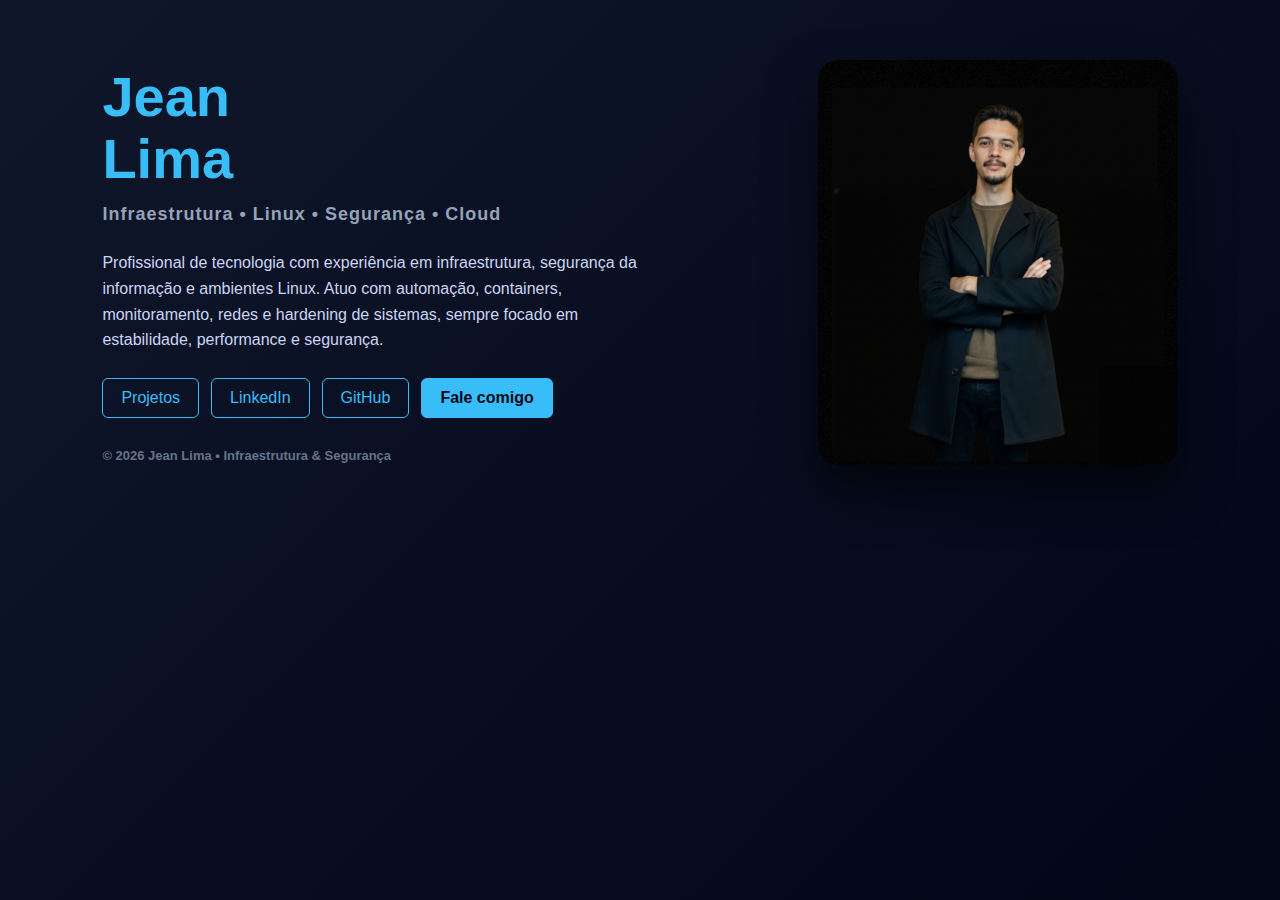
<file: index.html>
<!DOCTYPE html>
<html lang="pt-BR">
<head>
  <meta charset="UTF-8" />
  <meta name="viewport" content="width=device-width, initial-scale=1.0"/>
  <meta name="description" content="Jean Lima — Profissional de infraestrutura, Linux e segurança. Automação, containers, cloud e hardening." />
  <title>Jean Lima | Infra & Security</title>
  <link rel="stylesheet" href="style.css" />
</head>
<body>
  <main class="container">
    <div class="header-left-side">
      <h1>
        Jean <br />
        Lima
      </h1>

      <h2>Infraestrutura • Linux • Segurança • Cloud</h2>

      <p>
        Profissional de tecnologia com experiência em infraestrutura, segurança
        da informação e ambientes Linux. Atuo com automação, containers,
        monitoramento, redes e hardening de sistemas, sempre focado em
        estabilidade, performance e segurança.
      </p>

      <div class="buttons">
        <a class="button" href="projetos.html">Projetos</a>
        <a class="button" href="https://www.linkedin.com/in/jcmdl" target="_blank" rel="noopener noreferrer">LinkedIn</a>
        <a class="button" href="https://github.com/Jeancmdl" target="_blank" rel="noopener noreferrer">GitHub</a>
        <a class="button btn-primary" href="https://wa.me/555499496654" target="_blank" rel="noopener noreferrer">Fale comigo</a>
      </div>

      <h3>© 2026 Jean Lima • Infraestrutura & Segurança</h3>
    </div>

    <div class="header-right-side">
      <picture>
        <source srcset="portfolio-images/jean-lima.png"/>
        <img src="portfolio-images/jean-lima.png" alt="Jean Lima" loading="lazy" />
      </picture>
    </div>
  </main>
</body>
</html>
</file>
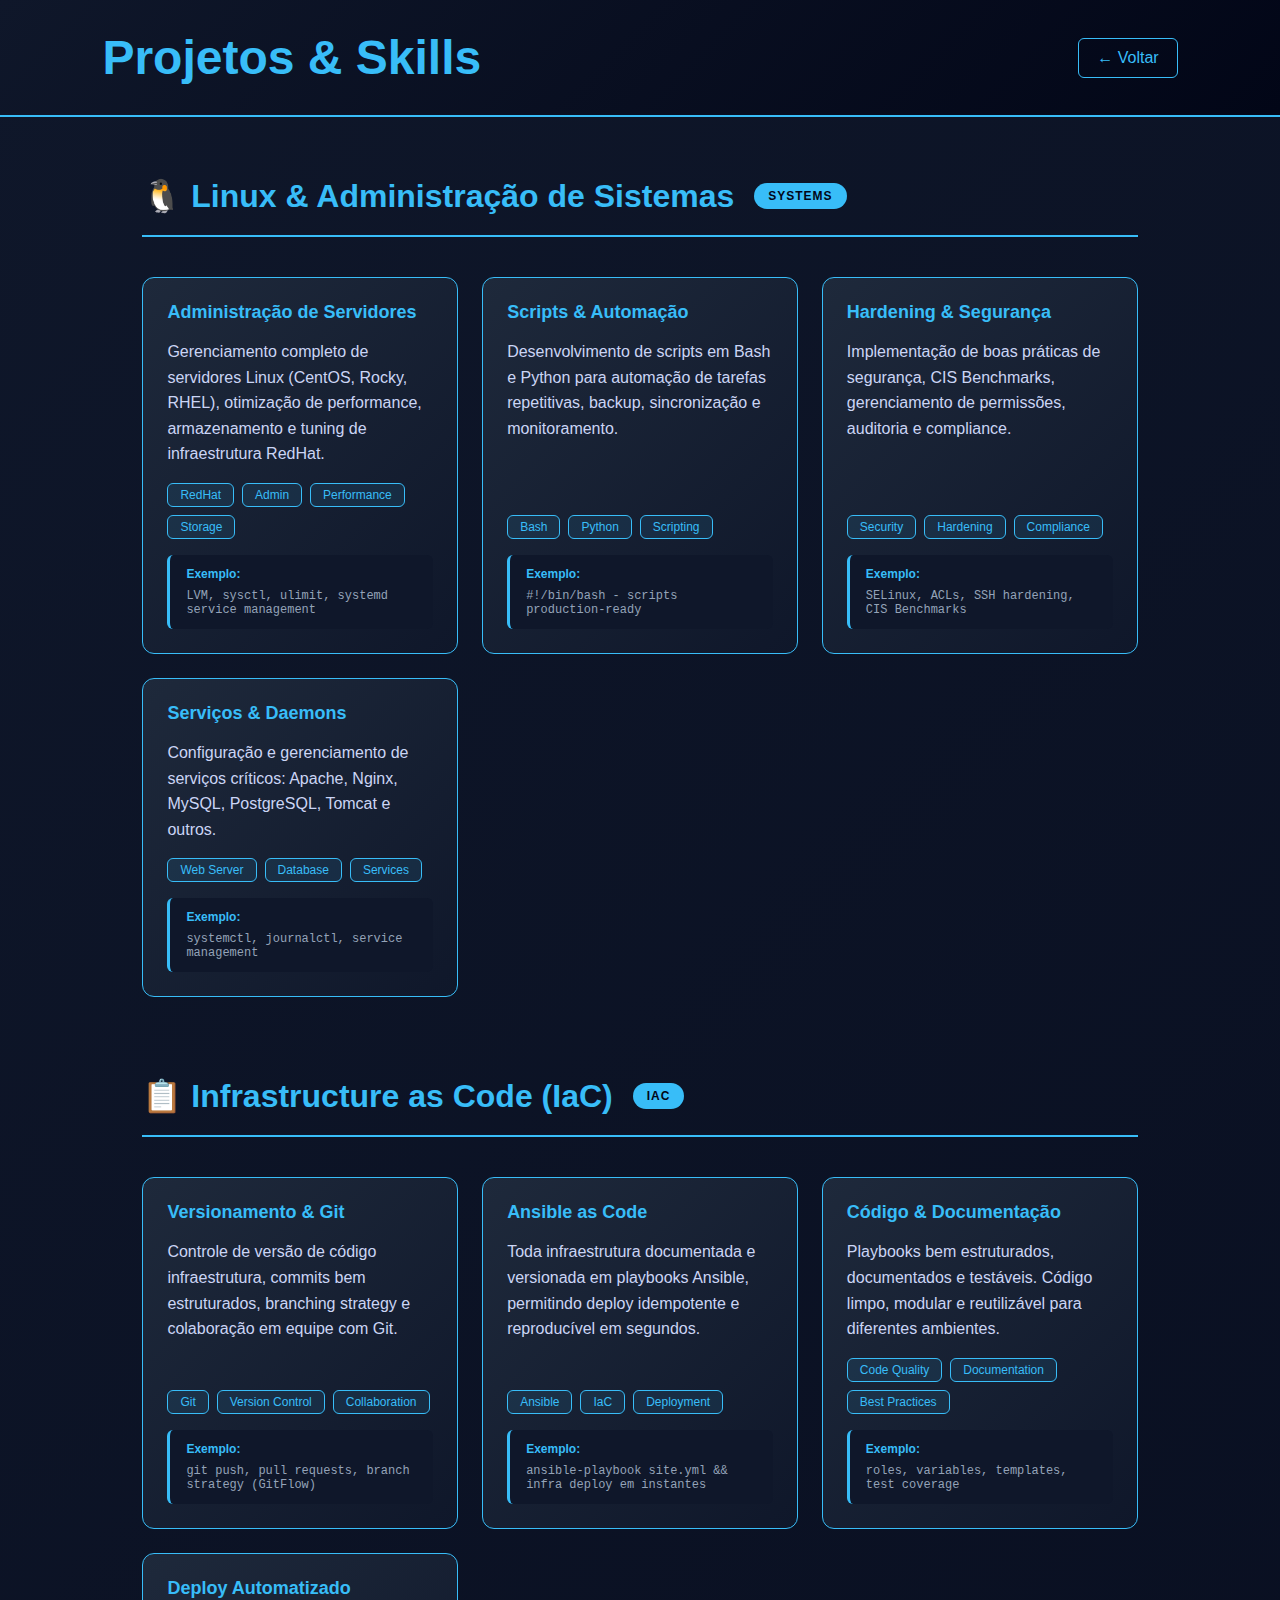
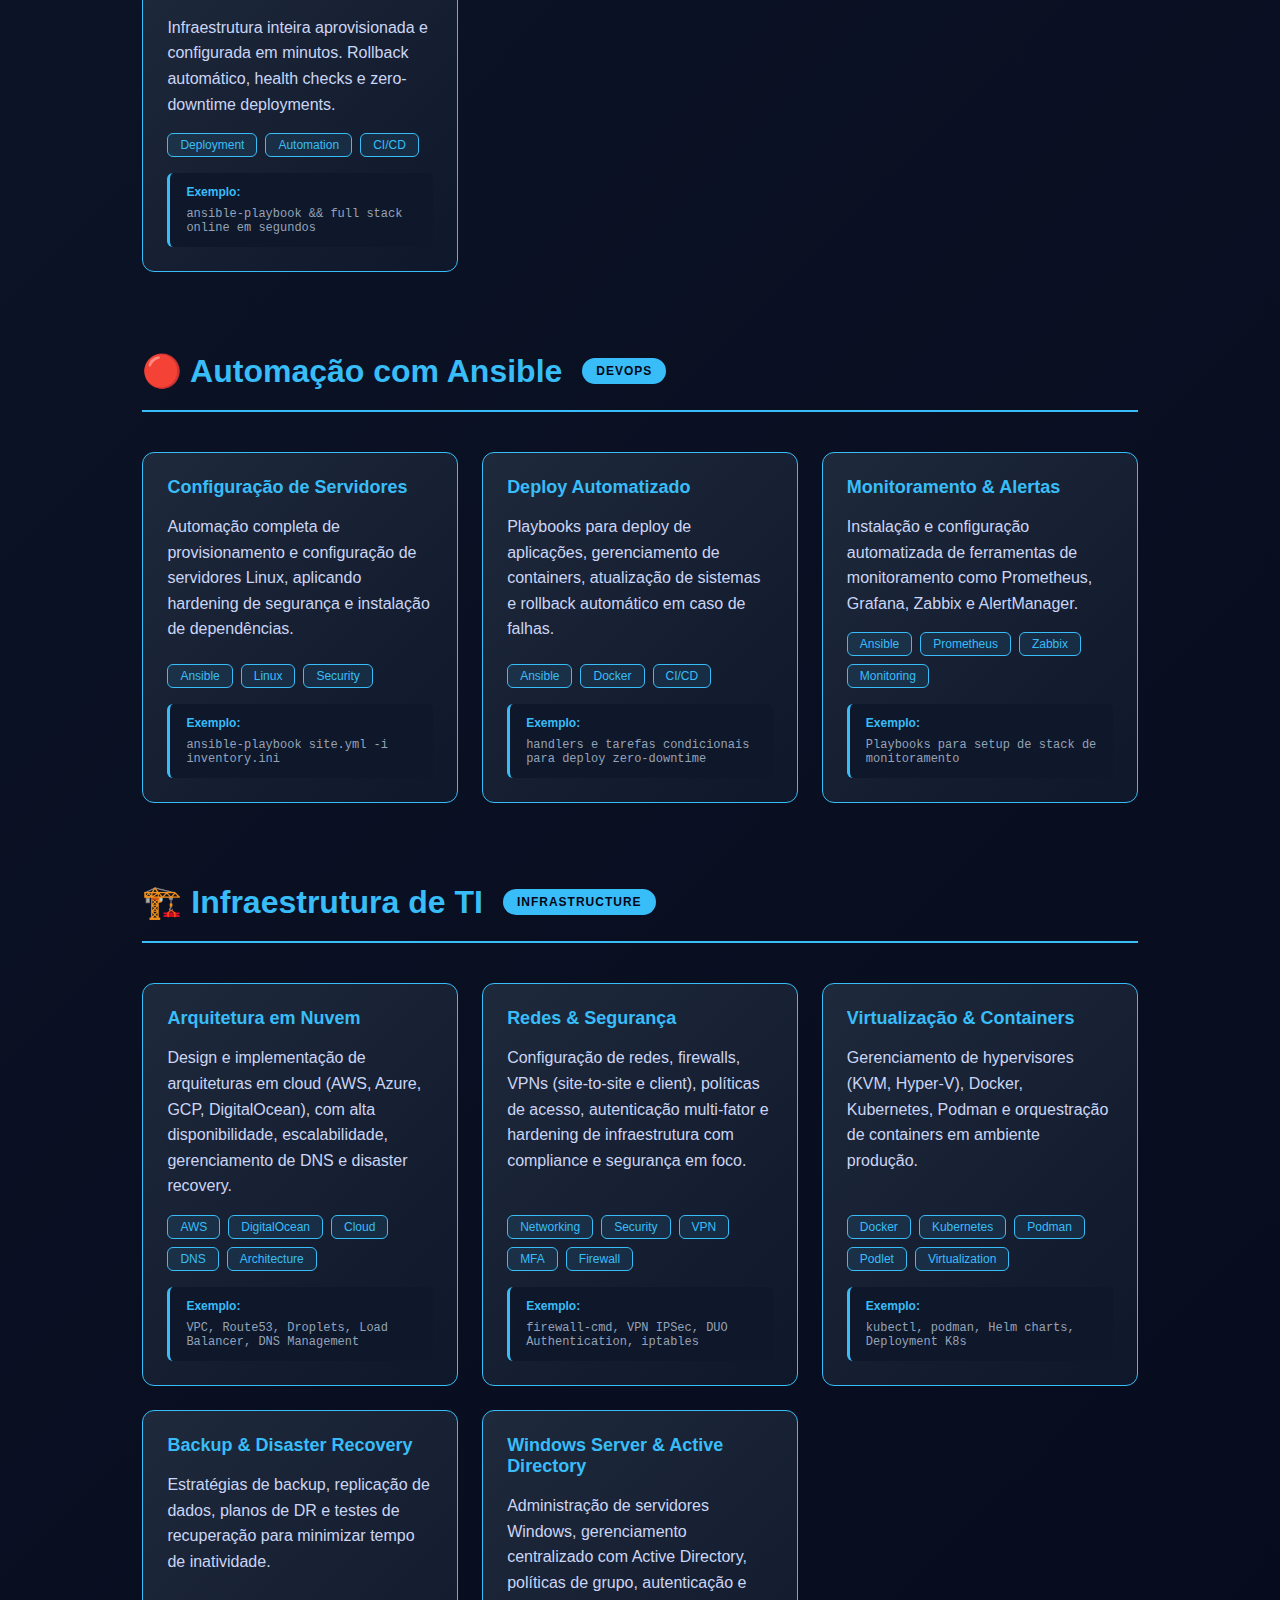
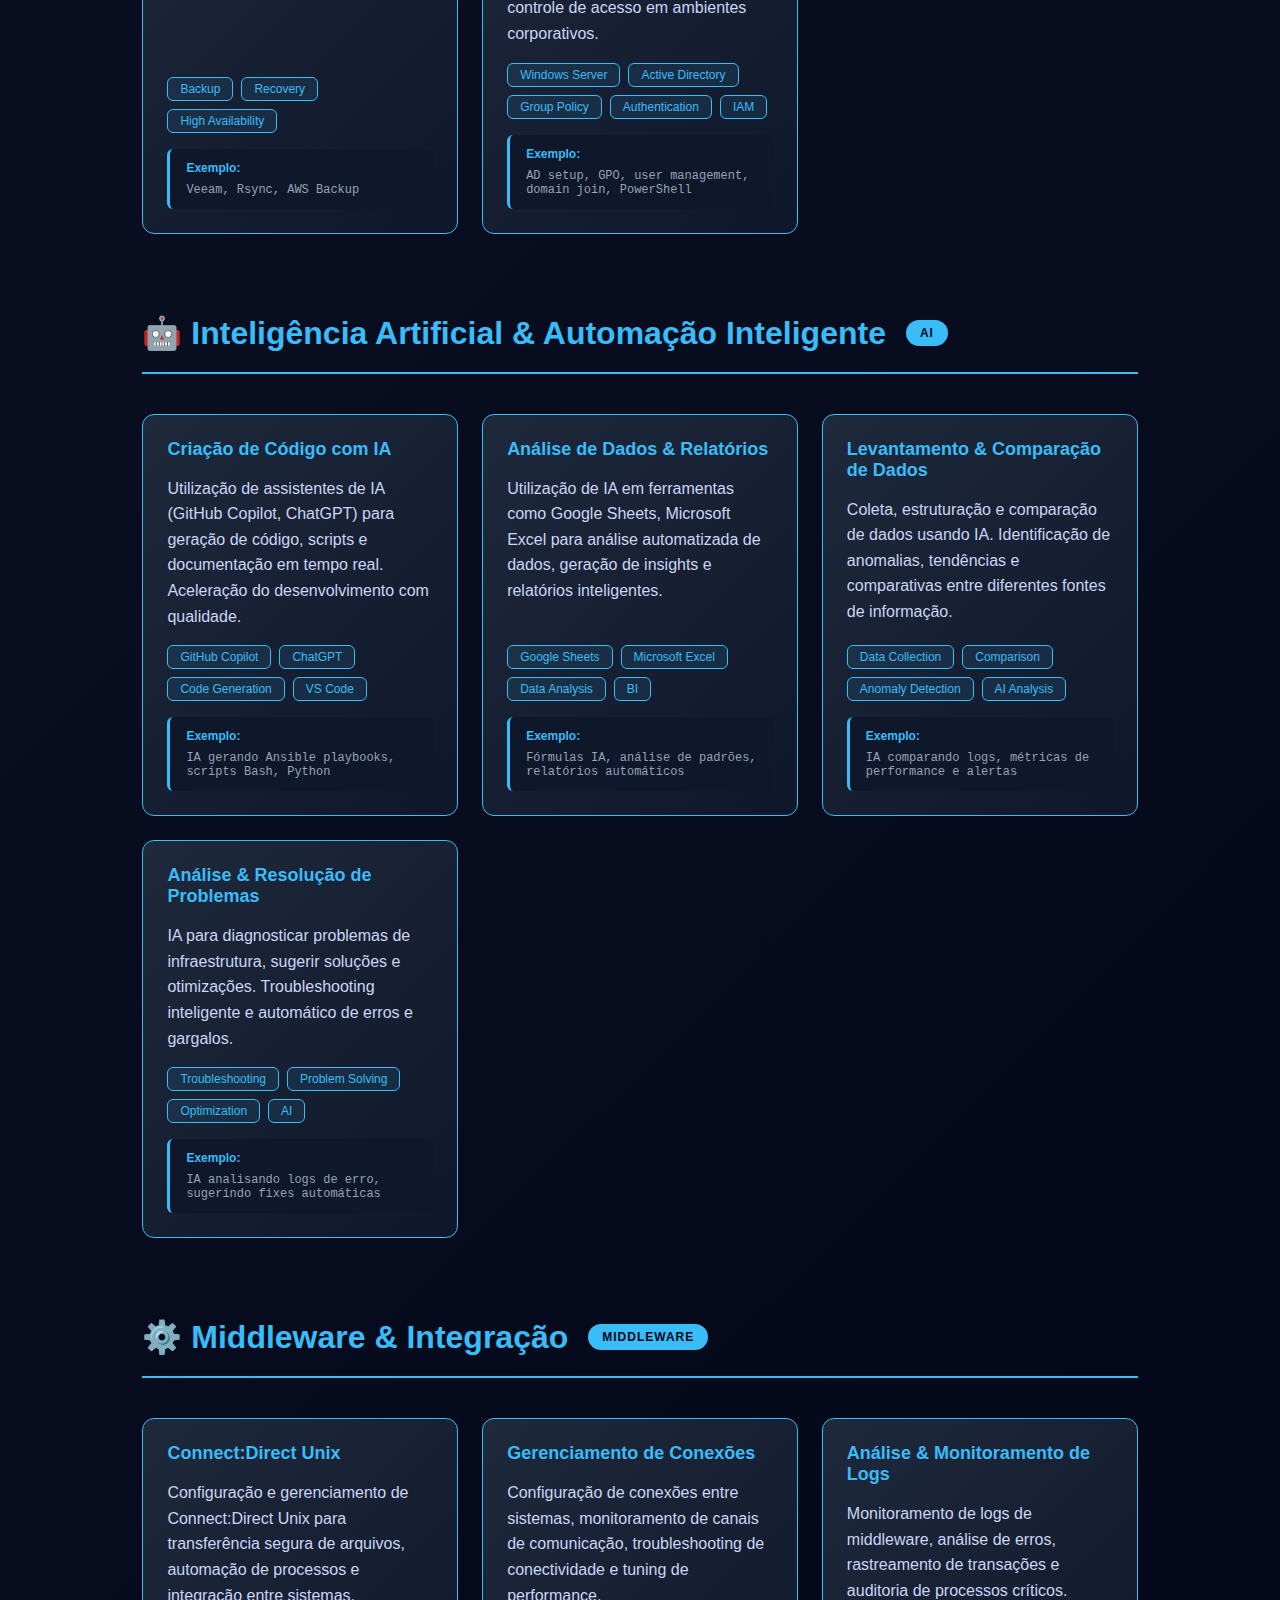
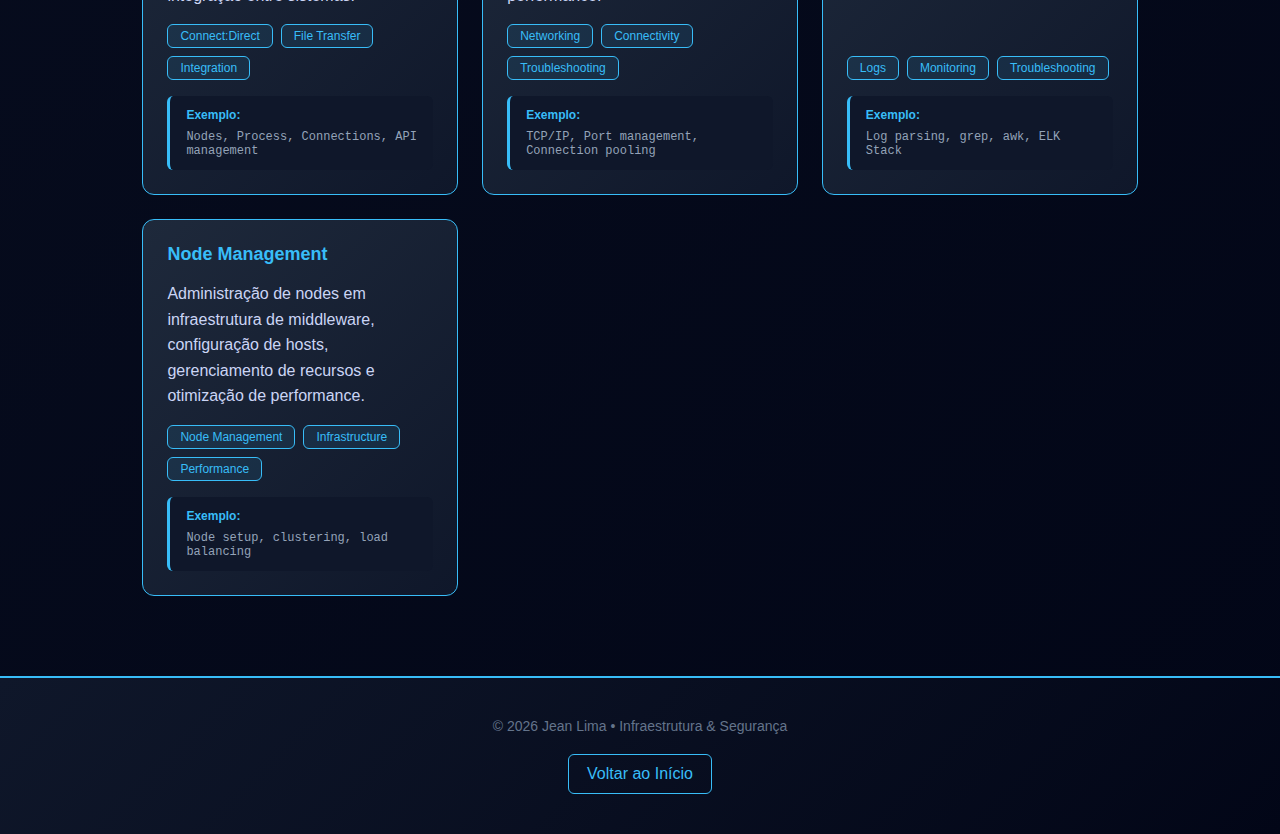
<file: projetos.html>
<!DOCTYPE html>
<html lang="pt-BR">
<head>
  <meta charset="UTF-8" />
  <meta name="viewport" content="width=device-width, initial-scale=1.0"/>
  <meta name="description" content="Projetos e Skills de Jean Lima — Automação, Infraestrutura, Linux" />
  <title>Projetos | Jean Lima</title>
  <link rel="stylesheet" href="style.css" />
  <link rel="stylesheet" href="projetos.css" />
</head>
<body>
  <header class="header-projects">
    <div class="header-content">
      <h1>Projetos & Skills</h1>
      <a href="index.html" class="button">← Voltar</a>
    </div>
  </header>

  <main class="projects-container">
    
    <!-- Seção Linux -->
    <section class="project-section">
      <div class="section-header">
        <h2>🐧 Linux & Administração de Sistemas</h2>
        <span class="badge">Systems</span>
      </div>
      
      <div class="projects-grid">
        <article class="project-card">
          <div class="card-header">
            <h3>Administração de Servidores</h3>
          </div>
          <p>Gerenciamento completo de servidores Linux (CentOS, Rocky, RHEL), otimização de performance, armazenamento e tuning de infraestrutura RedHat.</p>
          <div class="tech-tags">
            <span class="tag">RedHat</span>
            <span class="tag">Admin</span>
            <span class="tag">Performance</span>
            <span class="tag">Storage</span>
          </div>
          <div class="example">
            <strong>Exemplo:</strong>
            <code>LVM, sysctl, ulimit, systemd service management</code>
          </div>
        </article>

        <article class="project-card">
          <div class="card-header">
            <h3>Scripts & Automação</h3>
          </div>
          <p>Desenvolvimento de scripts em Bash e Python para automação de tarefas repetitivas, backup, sincronização e monitoramento.</p>
          <div class="tech-tags">
            <span class="tag">Bash</span>
            <span class="tag">Python</span>
            <span class="tag">Scripting</span>
          </div>
          <div class="example">
            <strong>Exemplo:</strong>
            <code>#!/bin/bash - scripts production-ready</code>
          </div>
        </article>

        <article class="project-card">
          <div class="card-header">
            <h3>Hardening & Segurança</h3>
          </div>
          <p>Implementação de boas práticas de segurança, CIS Benchmarks, gerenciamento de permissões, auditoria e compliance.</p>
          <div class="tech-tags">
            <span class="tag">Security</span>
            <span class="tag">Hardening</span>
            <span class="tag">Compliance</span>
          </div>
          <div class="example">
            <strong>Exemplo:</strong>
            <code>SELinux, ACLs, SSH hardening, CIS Benchmarks</code>
          </div>
        </article>

        <article class="project-card">
          <div class="card-header">
            <h3>Serviços & Daemons</h3>
          </div>
          <p>Configuração e gerenciamento de serviços críticos: Apache, Nginx, MySQL, PostgreSQL, Tomcat e outros.</p>
          <div class="tech-tags">
            <span class="tag">Web Server</span>
            <span class="tag">Database</span>
            <span class="tag">Services</span>
          </div>
          <div class="example">
            <strong>Exemplo:</strong>
            <code>systemctl, journalctl, service management</code>
          </div>
        </article>
      </div>
    </section>

    <!-- Seção Infrastructure as Code (IaC) -->
    <section class="project-section">
      <div class="section-header">
        <h2>📋 Infrastructure as Code (IaC)</h2>
        <span class="badge">IaC</span>
      </div>
      
      <div class="projects-grid">
        <article class="project-card">
          <div class="card-header">
            <h3>Versionamento & Git</h3>
          </div>
          <p>Controle de versão de código infraestrutura, commits bem estruturados, branching strategy e colaboração em equipe com Git.</p>
          <div class="tech-tags">
            <span class="tag">Git</span>
            <span class="tag">Version Control</span>
            <span class="tag">Collaboration</span>
          </div>
          <div class="example">
            <strong>Exemplo:</strong>
            <code>git push, pull requests, branch strategy (GitFlow)</code>
          </div>
        </article>

        <article class="project-card">
          <div class="card-header">
            <h3>Ansible as Code</h3>
          </div>
          <p>Toda infraestrutura documentada e versionada em playbooks Ansible, permitindo deploy idempotente e reproducível em segundos.</p>
          <div class="tech-tags">
            <span class="tag">Ansible</span>
            <span class="tag">IaC</span>
            <span class="tag">Deployment</span>
          </div>
          <div class="example">
            <strong>Exemplo:</strong>
            <code>ansible-playbook site.yml && infra deploy em instantes</code>
          </div>
        </article>

        <article class="project-card">
          <div class="card-header">
            <h3>Código & Documentação</h3>
          </div>
          <p>Playbooks bem estruturados, documentados e testáveis. Código limpo, modular e reutilizável para diferentes ambientes.</p>
          <div class="tech-tags">
            <span class="tag">Code Quality</span>
            <span class="tag">Documentation</span>
            <span class="tag">Best Practices</span>
          </div>
          <div class="example">
            <strong>Exemplo:</strong>
            <code>roles, variables, templates, test coverage</code>
          </div>
        </article>

        <article class="project-card">
          <div class="card-header">
            <h3>Deploy Automatizado</h3>
          </div>
          <p>Infraestrutura inteira aprovisionada e configurada em minutos. Rollback automático, health checks e zero-downtime deployments.</p>
          <div class="tech-tags">
            <span class="tag">Deployment</span>
            <span class="tag">Automation</span>
            <span class="tag">CI/CD</span>
          </div>
          <div class="example">
            <strong>Exemplo:</strong>
            <code>ansible-playbook && full stack online em segundos</code>
          </div>
        </article>
      </div>
    </section>

    <!-- Seção Ansible -->
    <section class="project-section">
      <div class="section-header">
        <h2>🔴 Automação com Ansible</h2>
        <span class="badge">DevOps</span>
      </div>
      
      <div class="projects-grid">
        <article class="project-card">
          <div class="card-header">
            <h3>Configuração de Servidores</h3>
          </div>
          <p>Automação completa de provisionamento e configuração de servidores Linux, aplicando hardening de segurança e instalação de dependências.</p>
          <div class="tech-tags">
            <span class="tag">Ansible</span>
            <span class="tag">Linux</span>
            <span class="tag">Security</span>
          </div>
          <div class="example">
            <strong>Exemplo:</strong>
            <code>ansible-playbook site.yml -i inventory.ini</code>
          </div>
        </article>

        <article class="project-card">
          <div class="card-header">
            <h3>Deploy Automatizado</h3>
          </div>
          <p>Playbooks para deploy de aplicações, gerenciamento de containers, atualização de sistemas e rollback automático em caso de falhas.</p>
          <div class="tech-tags">
            <span class="tag">Ansible</span>
            <span class="tag">Docker</span>
            <span class="tag">CI/CD</span>
          </div>
          <div class="example">
            <strong>Exemplo:</strong>
            <code>handlers e tarefas condicionais para deploy zero-downtime</code>
          </div>
        </article>

        <article class="project-card">
          <div class="card-header">
            <h3>Monitoramento & Alertas</h3>
          </div>
          <p>Instalação e configuração automatizada de ferramentas de monitoramento como Prometheus, Grafana, Zabbix e AlertManager.</p>
          <div class="tech-tags">
            <span class="tag">Ansible</span>
            <span class="tag">Prometheus</span>
            <span class="tag">Zabbix</span>
            <span class="tag">Monitoring</span>
          </div>
          <div class="example">
            <strong>Exemplo:</strong>
            <code>Playbooks para setup de stack de monitoramento</code>
          </div>
        </article>
      </div>
    </section>

    <!-- Seção Infraestrutura de TI -->
    <section class="project-section">
      <div class="section-header">
        <h2>🏗️ Infraestrutura de TI</h2>
        <span class="badge">Infrastructure</span>
      </div>
      
      <div class="projects-grid">
        <article class="project-card">
          <div class="card-header">
            <h3>Arquitetura em Nuvem</h3>
          </div>
          <p>Design e implementação de arquiteturas em cloud (AWS, Azure, GCP, DigitalOcean), com alta disponibilidade, escalabilidade, gerenciamento de DNS e disaster recovery.</p>
          <div class="tech-tags">
            <span class="tag">AWS</span>
            <span class="tag">DigitalOcean</span>
            <span class="tag">Cloud</span>
            <span class="tag">DNS</span>
            <span class="tag">Architecture</span>
          </div>
          <div class="example">
            <strong>Exemplo:</strong>
            <code>VPC, Route53, Droplets, Load Balancer, DNS Management</code>
          </div>
        </article>

        <article class="project-card">
          <div class="card-header">
            <h3>Redes & Segurança</h3>
          </div>
          <p>Configuração de redes, firewalls, VPNs (site-to-site e client), políticas de acesso, autenticação multi-fator e hardening de infraestrutura com compliance e segurança em foco.</p>
          <div class="tech-tags">
            <span class="tag">Networking</span>
            <span class="tag">Security</span>
            <span class="tag">VPN</span>
            <span class="tag">MFA</span>
            <span class="tag">Firewall</span>
          </div>
          <div class="example">
            <strong>Exemplo:</strong>
            <code>firewall-cmd, VPN IPSec, DUO Authentication, iptables</code>
          </div>
        </article>

        <article class="project-card">
          <div class="card-header">
            <h3>Virtualização & Containers</h3>
          </div>
          <p>Gerenciamento de hypervisores (KVM, Hyper-V), Docker, Kubernetes, Podman e orquestração de containers em ambiente produção.</p>
          <div class="tech-tags">
            <span class="tag">Docker</span>
            <span class="tag">Kubernetes</span>
            <span class="tag">Podman</span>
            <span class="tag">Podlet</span>
            <span class="tag">Virtualization</span>
          </div>
          <div class="example">
            <strong>Exemplo:</strong>
            <code>kubectl, podman, Helm charts, Deployment K8s</code>
          </div>
        </article>

        <article class="project-card">
          <div class="card-header">
            <h3>Backup & Disaster Recovery</h3>
          </div>
          <p>Estratégias de backup, replicação de dados, planos de DR e testes de recuperação para minimizar tempo de inatividade.</p>
          <div class="tech-tags">
            <span class="tag">Backup</span>
            <span class="tag">Recovery</span>
            <span class="tag">High Availability</span>
          </div>
          <div class="example">
            <strong>Exemplo:</strong>
            <code>Veeam, Rsync, AWS Backup</code>
          </div>
        </article>

        <article class="project-card">
          <div class="card-header">
            <h3>Windows Server & Active Directory</h3>
          </div>
          <p>Administração de servidores Windows, gerenciamento centralizado com Active Directory, políticas de grupo, autenticação e controle de acesso em ambientes corporativos.</p>
          <div class="tech-tags">
            <span class="tag">Windows Server</span>
            <span class="tag">Active Directory</span>
            <span class="tag">Group Policy</span>
            <span class="tag">Authentication</span>
            <span class="tag">IAM</span>
          </div>
          <div class="example">
            <strong>Exemplo:</strong>
            <code>AD setup, GPO, user management, domain join, PowerShell</code>
          </div>
        </article>
      </div>
    </section>

    <!-- Seção Inteligência Artificial & IA -->
    <section class="project-section">
      <div class="section-header">
        <h2>🤖 Inteligência Artificial & Automação Inteligente</h2>
        <span class="badge">AI</span>
      </div>
      
      <div class="projects-grid">
        <article class="project-card">
          <div class="card-header">
            <h3>Criação de Código com IA</h3>
          </div>
          <p>Utilização de assistentes de IA (GitHub Copilot, ChatGPT) para geração de código, scripts e documentação em tempo real. Aceleração do desenvolvimento com qualidade.</p>
          <div class="tech-tags">
            <span class="tag">GitHub Copilot</span>
            <span class="tag">ChatGPT</span>
            <span class="tag">Code Generation</span>
            <span class="tag">VS Code</span>
          </div>
          <div class="example">
            <strong>Exemplo:</strong>
            <code>IA gerando Ansible playbooks, scripts Bash, Python</code>
          </div>
        </article>

        <article class="project-card">
          <div class="card-header">
            <h3>Análise de Dados & Relatórios</h3>
          </div>
          <p>Utilização de IA em ferramentas como Google Sheets, Microsoft Excel para análise automatizada de dados, geração de insights e relatórios inteligentes.</p>
          <div class="tech-tags">
            <span class="tag">Google Sheets</span>
            <span class="tag">Microsoft Excel</span>
            <span class="tag">Data Analysis</span>
            <span class="tag">BI</span>
          </div>
          <div class="example">
            <strong>Exemplo:</strong>
            <code>Fórmulas IA, análise de padrões, relatórios automáticos</code>
          </div>
        </article>

        <article class="project-card">
          <div class="card-header">
            <h3>Levantamento & Comparação de Dados</h3>
          </div>
          <p>Coleta, estruturação e comparação de dados usando IA. Identificação de anomalias, tendências e comparativas entre diferentes fontes de informação.</p>
          <div class="tech-tags">
            <span class="tag">Data Collection</span>
            <span class="tag">Comparison</span>
            <span class="tag">Anomaly Detection</span>
            <span class="tag">AI Analysis</span>
          </div>
          <div class="example">
            <strong>Exemplo:</strong>
            <code>IA comparando logs, métricas de performance e alertas</code>
          </div>
        </article>

        <article class="project-card">
          <div class="card-header">
            <h3>Análise & Resolução de Problemas</h3>
          </div>
          <p>IA para diagnosticar problemas de infraestrutura, sugerir soluções e otimizações. Troubleshooting inteligente e automático de erros e gargalos.</p>
          <div class="tech-tags">
            <span class="tag">Troubleshooting</span>
            <span class="tag">Problem Solving</span>
            <span class="tag">Optimization</span>
            <span class="tag">AI</span>
          </div>
          <div class="example">
            <strong>Exemplo:</strong>
            <code>IA analisando logs de erro, sugerindo fixes automáticas</code>
          </div>
        </article>
      </div>
    </section>

    <!-- Seção Middleware -->
    <section class="project-section">
      <div class="section-header">
        <h2>⚙️ Middleware & Integração</h2>
        <span class="badge">Middleware</span>
      </div>
      
      <div class="projects-grid">
        <article class="project-card">
          <div class="card-header">
            <h3>Connect:Direct Unix</h3>
          </div>
          <p>Configuração e gerenciamento de Connect:Direct Unix para transferência segura de arquivos, automação de processos e integração entre sistemas.</p>
          <div class="tech-tags">
            <span class="tag">Connect:Direct</span>
            <span class="tag">File Transfer</span>
            <span class="tag">Integration</span>
          </div>
          <div class="example">
            <strong>Exemplo:</strong>
            <code>Nodes, Process, Connections, API management</code>
          </div>
        </article>

        <article class="project-card">
          <div class="card-header">
            <h3>Gerenciamento de Conexões</h3>
          </div>
          <p>Configuração de conexões entre sistemas, monitoramento de canais de comunicação, troubleshooting de conectividade e tuning de performance.</p>
          <div class="tech-tags">
            <span class="tag">Networking</span>
            <span class="tag">Connectivity</span>
            <span class="tag">Troubleshooting</span>
          </div>
          <div class="example">
            <strong>Exemplo:</strong>
            <code>TCP/IP, Port management, Connection pooling</code>
          </div>
        </article>

        <article class="project-card">
          <div class="card-header">
            <h3>Análise & Monitoramento de Logs</h3>
          </div>
          <p>Monitoramento de logs de middleware, análise de erros, rastreamento de transações e auditoria de processos críticos.</p>
          <div class="tech-tags">
            <span class="tag">Logs</span>
            <span class="tag">Monitoring</span>
            <span class="tag">Troubleshooting</span>
          </div>
          <div class="example">
            <strong>Exemplo:</strong>
            <code>Log parsing, grep, awk, ELK Stack</code>
          </div>
        </article>

        <article class="project-card">
          <div class="card-header">
            <h3>Node Management</h3>
          </div>
          <p>Administração de nodes em infraestrutura de middleware, configuração de hosts, gerenciamento de recursos e otimização de performance.</p>
          <div class="tech-tags">
            <span class="tag">Node Management</span>
            <span class="tag">Infrastructure</span>
            <span class="tag">Performance</span>
          </div>
          <div class="example">
            <strong>Exemplo:</strong>
            <code>Node setup, clustering, load balancing</code>
          </div>
        </article>
      </div>
    </section>

  </main>

  <footer class="footer-projects">
    <p>© 2026 Jean Lima • Infraestrutura & Segurança</p>
    <a href="index.html" class="button">Voltar ao Início</a>
  </footer>
</body>
</html>
</file>
<file: style.css>
* {
  margin: 0;
  padding: 0;
  box-sizing: border-box;
  font-family: "Segoe UI", Tahoma, sans-serif;
}

body {
  background: linear-gradient(135deg, #0f172a, #020617);
  color: #e5e7eb;
  min-height: 100vh;
}

.container {
  display: flex;
  align-items: center;
  justify-content: space-between;
  padding: 60px 8%;
}

.header-left-side {
  max-width: 550px;
}

.header-left-side h1 {
  font-size: 56px;
  font-weight: 800;
  line-height: 1.1;
  color: #38bdf8;
}

.header-left-side h2 {
  margin-top: 15px;
  font-size: 18px;
  letter-spacing: 1px;
  color: #94a3b8;
}

.header-left-side p {
  margin: 25px 0;
  line-height: 1.6;
  color: #cbd5f5;
}

.buttons {
  display: flex;
  flex-wrap: wrap;
  gap: 12px;
  margin-top: 10px;
}

button {
  padding: 10px 18px;
  background: transparent;
  border: 1px solid #38bdf8;
  color: #38bdf8;
  cursor: pointer;
  border-radius: 6px;
  transition: all 0.3s ease;
}

button:hover {
  background: #38bdf8;
  color: #020617;
}

.btn-primary {
  background: #38bdf8;
  color: #020617;
  font-weight: 600;
}

.btn-primary:hover {
  background: #0ea5e9;
  border-color: #0ea5e9;
}

.logos-footer {
  margin-top: 50px;
  padding-top: 30px;
  border-top: 1px solid rgba(56, 189, 248, 0.2);
}

.logos-footer h4 {
  font-size: 12px;
  text-transform: uppercase;
  letter-spacing: 1px;
  color: #64748b;
  margin-bottom: 15px;
}

.logos-container {
  display: flex;
  flex-wrap: wrap;
  gap: 20px;
  align-items: center;
  justify-content: center;
}

.logos-container img {
  height: 40px;
  width: auto;
  opacity: 0.7;
  transition: opacity 0.3s ease, transform 0.3s ease;
}

.logos-container img:hover {
  opacity: 1;
  transform: scale(1.1);
}

.header-left-side h3 {
  margin-top: 30px;
  font-size: 13px;
  color: #64748b;
}

.header-right-side img {
  width: 360px;
  max-width: 100%;
  height: auto;
  border-radius: 20px;
  box-shadow: 0 25px 50px rgba(0, 0, 0, 0.6);
}

/* Estilo para anchors usados como botões */
.button {
  display: inline-flex;
  align-items: center;
  justify-content: center;
  padding: 10px 18px;
  background: transparent;
  border: 1px solid #38bdf8;
  color: #38bdf8;
  cursor: pointer;
  border-radius: 6px;
  text-decoration: none;
  transition: all 0.3s ease;
}

.button:hover {
  background: #38bdf8;
  color: #020617;
}

.button.btn-primary {
  background: #38bdf8;
  color: #020617;
  font-weight: 600;
}

.button:focus-visible,
button:focus-visible {
  outline: 3px solid rgba(56,189,248,0.25);
  outline-offset: 2px;
}

/* Responsivo */
@media (max-width: 900px) {
  .container {
    flex-direction: column;
    text-align: center;
  }

  .header-right-side {
    margin-top: 40px;
  }

  .buttons {
    justify-content: center;
  }
}
</file>
<file: projetos.css>
/* Header da página de projetos */
.header-projects {
  background: linear-gradient(135deg, #0f172a, #020617);
  border-bottom: 2px solid #38bdf8;
  padding: 30px 8%;
  margin-bottom: 60px;
}

.header-content {
  display: flex;
  justify-content: space-between;
  align-items: center;
  max-width: 1200px;
  margin: 0 auto;
}

.header-projects h1 {
  font-size: 48px;
  font-weight: 800;
  color: #38bdf8;
}

/* Container principal */
.projects-container {
  max-width: 1200px;
  margin: 0 auto;
  padding: 0 8%;
}

/* Seção de projetos */
.project-section {
  margin-bottom: 80px;
}

.section-header {
  display: flex;
  align-items: center;
  gap: 20px;
  margin-bottom: 40px;
  border-bottom: 2px solid #38bdf8;
  padding-bottom: 20px;
}

.section-header h2 {
  font-size: 32px;
  color: #38bdf8;
  margin: 0;
}

.badge {
  background: #38bdf8;
  color: #020617;
  padding: 6px 14px;
  border-radius: 20px;
  font-size: 12px;
  font-weight: 600;
  text-transform: uppercase;
  letter-spacing: 1px;
}

/* Grid de projetos */
.projects-grid {
  display: grid;
  grid-template-columns: repeat(auto-fit, minmax(280px, 1fr));
  gap: 24px;
}

/* Cards de projetos */
.project-card {
  background: linear-gradient(135deg, #1e293b, #0f172a);
  border: 1px solid #38bdf8;
  border-radius: 12px;
  padding: 24px;
  transition: all 0.3s ease;
  display: flex;
  flex-direction: column;
  height: 100%;
}

.project-card:hover {
  border-color: #0ea5e9;
  box-shadow: 0 0 20px rgba(56, 189, 248, 0.3);
  transform: translateY(-5px);
}

.card-header {
  margin-bottom: 16px;
}

.card-header h3 {
  font-size: 18px;
  color: #38bdf8;
  margin: 0;
  font-weight: 600;
}

.project-card p {
  color: #cbd5f5;
  line-height: 1.6;
  margin-bottom: 16px;
  flex-grow: 1;
}

/* Tech tags */
.tech-tags {
  display: flex;
  flex-wrap: wrap;
  gap: 8px;
  margin-bottom: 16px;
}

.tag {
  display: inline-block;
  background: rgba(56, 189, 248, 0.1);
  border: 1px solid #38bdf8;
  color: #38bdf8;
  padding: 4px 12px;
  border-radius: 6px;
  font-size: 12px;
  font-weight: 500;
}

.tag:hover {
  background: rgba(56, 189, 248, 0.2);
}

/* Exemplo de código */
.example {
  background: #0f172a;
  border-left: 3px solid #38bdf8;
  padding: 12px 16px;
  border-radius: 6px;
  margin-top: auto;
}

.example strong {
  color: #38bdf8;
  display: block;
  margin-bottom: 8px;
  font-size: 12px;
}

.example code {
  color: #94a3b8;
  font-family: "Courier New", monospace;
  font-size: 12px;
  word-break: break-word;
  display: block;
}

/* Footer */
.footer-projects {
  background: linear-gradient(135deg, #0f172a, #020617);
  border-top: 2px solid #38bdf8;
  padding: 40px 8%;
  text-align: center;
  margin-top: 80px;
}

.footer-projects p {
  color: #64748b;
  font-size: 14px;
  margin-bottom: 20px;
}

.footer-projects .button {
  display: inline-flex;
}

/* Responsivo */
@media (max-width: 768px) {
  .header-content {
    flex-direction: column;
    gap: 20px;
    text-align: center;
  }

  .header-projects h1 {
    font-size: 36px;
  }

  .section-header {
    flex-direction: column;
    align-items: flex-start;
    text-align: left;
  }

  .section-header h2 {
    font-size: 24px;
  }

  .projects-grid {
    grid-template-columns: 1fr;
  }

  .project-card {
    padding: 20px;
  }

  .card-header h3 {
    font-size: 16px;
  }
}

@media (max-width: 480px) {
  .header-projects {
    padding: 20px 5%;
    margin-bottom: 40px;
  }

  .header-projects h1 {
    font-size: 28px;
  }

  .projects-container {
    padding: 0 5%;
  }

  .section-header h2 {
    font-size: 20px;
  }

  .project-section {
    margin-bottom: 50px;
  }

  .example {
    font-size: 11px;
  }

  .example code {
    font-size: 11px;
  }
}
</file>
